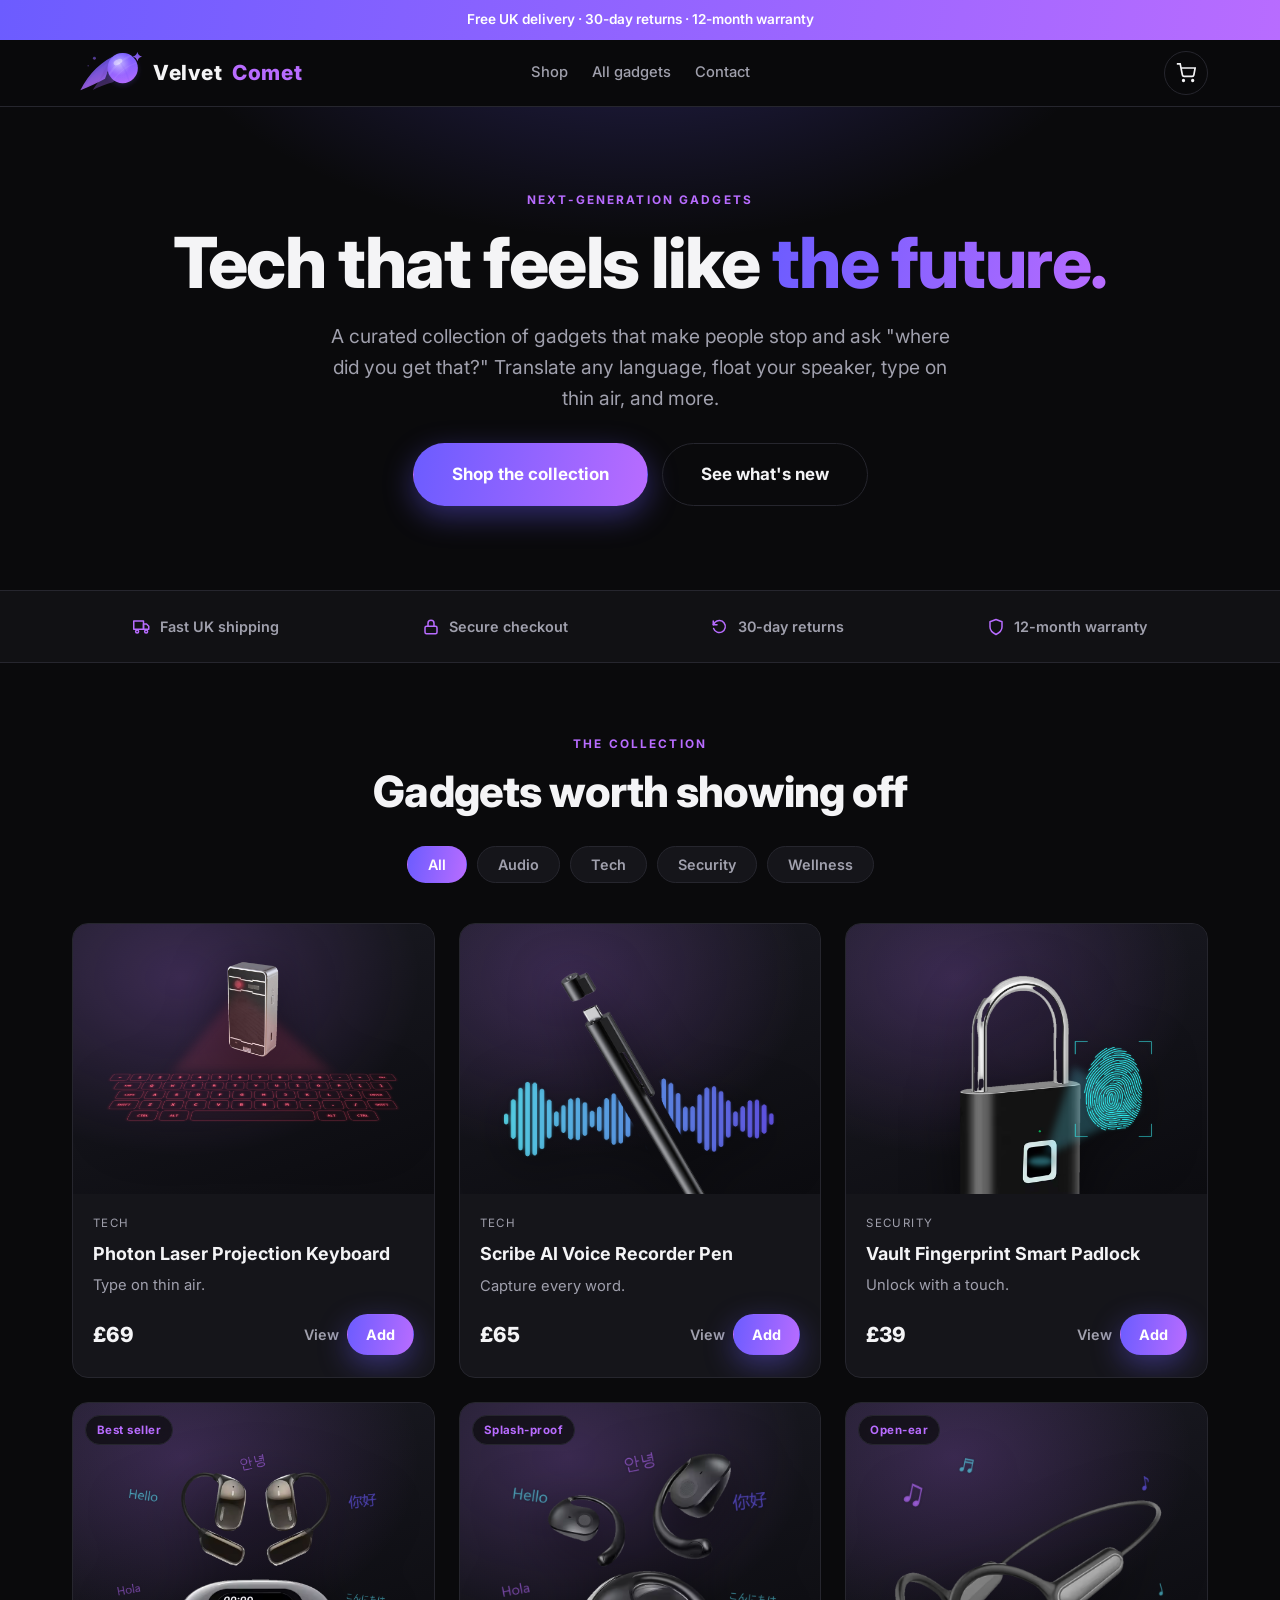
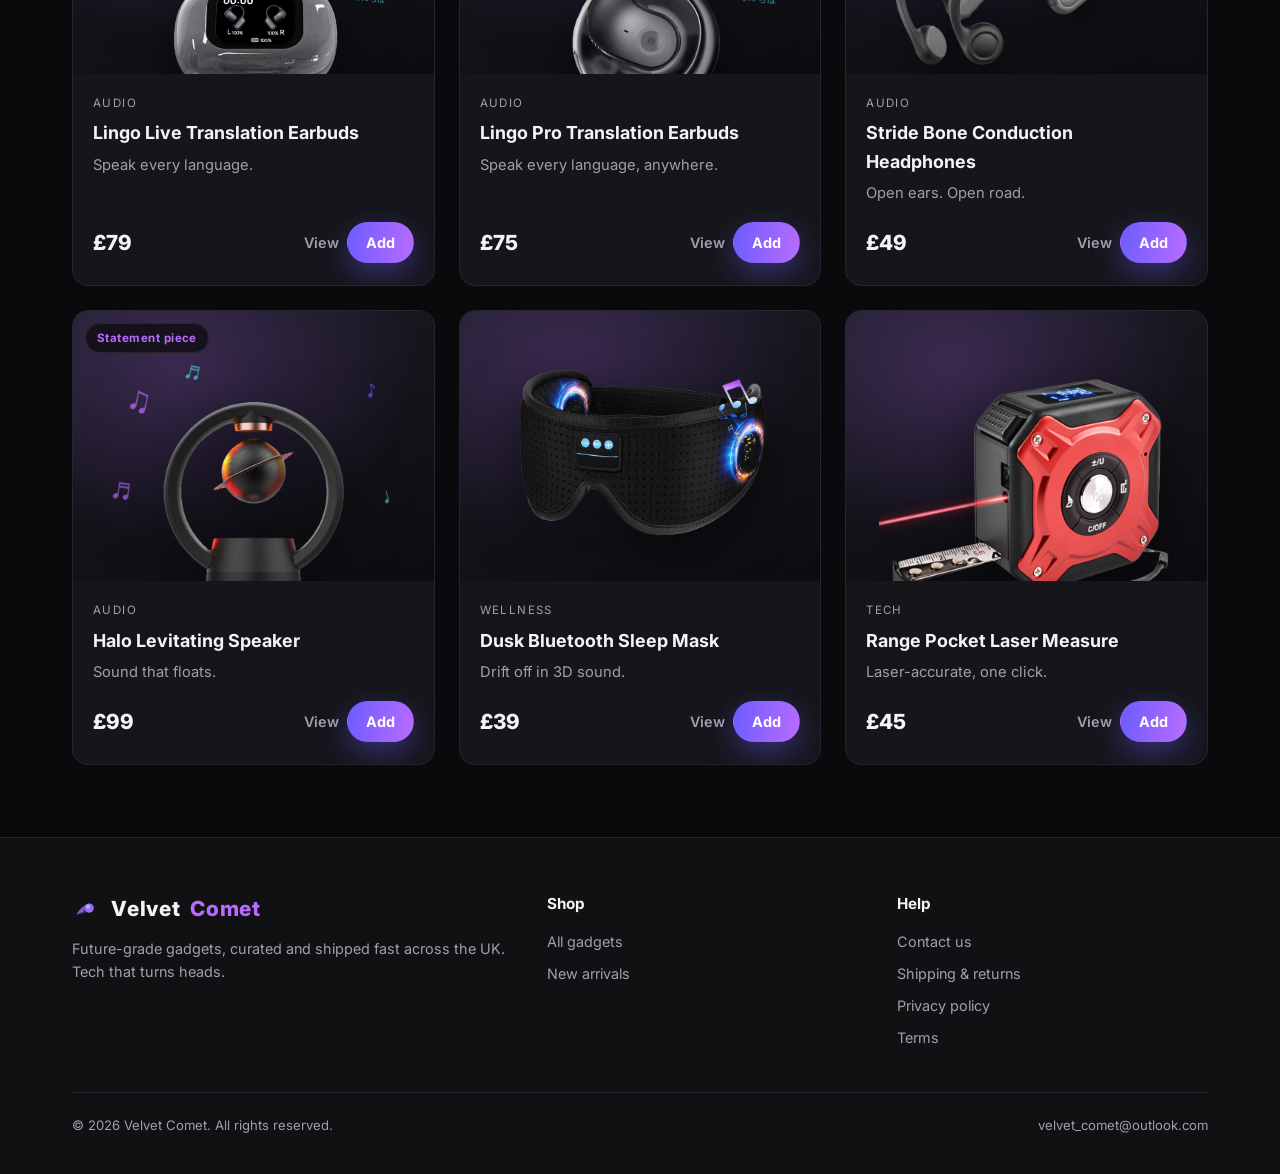
<file: index.html>
<!DOCTYPE html>
<html lang="en">
<head>
<meta charset="UTF-8" />
<meta name="viewport" content="width=device-width, initial-scale=1.0" />
<title>Velvet Comet | Future-grade gadgets that turn heads</title>
<meta name="description" content="Velvet Comet curates next-generation gadgets: translation earbuds, levitating speakers, laser keyboards and more. Premium tech, fast UK delivery." />

<!-- ===================================================================
     EDIT THE STORE: all products live in products.js (one place).
     Brand: find/replace "Velvet Comet".  Checkout: see store.js + README.md.
     =================================================================== -->

<link rel="preconnect" href="https://fonts.googleapis.com">
<link rel="preconnect" href="https://fonts.gstatic.com" crossorigin>
<link href="https://fonts.googleapis.com/css2?family=Inter:wght@400;500;600;700;800&display=swap" rel="stylesheet">
<link rel="icon" type="image/svg+xml" href="images/velvet_comet_icon.svg" />
<link rel="stylesheet" href="style.css" />
</head>
<body>

<div class="announce">Free UK delivery · 30-day returns · 12-month warranty</div>

<header class="nav">
  <div class="container nav-inner">
    <a href="index.html" class="brand"><img class="brand-icon" src="images/velvet_comet_logo.svg" alt="" />Velvet <span>Comet</span></a>
    <nav class="nav-links">
      <a href="index.html">Shop</a>
      <a href="#products">All gadgets</a>
      <a href="contact.html">Contact</a>
    </nav>
    <div class="nav-right">
      <button class="cart-btn" data-open-cart aria-label="Cart">
        <svg width="20" height="20" viewBox="0 0 24 24" fill="none" stroke="currentColor" stroke-width="2"><circle cx="9" cy="21" r="1"/><circle cx="20" cy="21" r="1"/><path d="M1 1h4l2.7 13.4a2 2 0 0 0 2 1.6h9.7a2 2 0 0 0 2-1.6L23 6H6"/></svg>
        <span class="cart-count" data-cart-count style="display:none">0</span>
      </button>
      <button class="nav-toggle" aria-label="Menu">☰</button>
    </div>
  </div>
</header>

<!-- hero -->
<section class="hero">
  <div class="comet-field" aria-hidden="true">
    <span class="comet"></span>
    <span class="comet"></span>
    <span class="comet"></span>
    <span class="comet"></span>
    <span class="comet"></span>
    <span class="comet"></span>
  </div>
  <div class="container">
    <p class="eyebrow">Next-generation gadgets</p>
    <h1>Tech that feels like <span class="gradient-text">the future.</span></h1>
    <p class="lead">A curated collection of gadgets that make people stop and ask "where did you get that?" Translate any language, float your speaker, type on thin air, and more.</p>
    <div class="hero-cta">
      <a href="#products" class="btn btn-primary btn-lg">Shop the collection</a>
      <a href="#products" class="btn btn-ghost btn-lg">See what's new</a>
    </div>
  </div>
</section>

<!-- trust strip -->
<div class="strip">
  <div class="container strip-inner">
    <span><svg viewBox="0 0 24 24" fill="none" stroke="currentColor" stroke-width="2" stroke-linecap="round" stroke-linejoin="round"><path d="M1 4h13v11H1z"/><path d="M14 8h4l3 3v4h-7z"/><circle cx="5.5" cy="18" r="2"/><circle cx="17.5" cy="18" r="2"/></svg>Fast UK shipping</span>
    <span><svg viewBox="0 0 24 24" fill="none" stroke="currentColor" stroke-width="2" stroke-linecap="round" stroke-linejoin="round"><rect x="4" y="11" width="16" height="10" rx="2"/><path d="M8 11V7a4 4 0 0 1 8 0v4"/></svg>Secure checkout</span>
    <span><svg viewBox="0 0 24 24" fill="none" stroke="currentColor" stroke-width="2" stroke-linecap="round" stroke-linejoin="round"><polyline points="3 4 3 9 8 9"/><path d="M3.5 14a8 8 0 1 0 1.9-8.3L3 9"/></svg>30-day returns</span>
    <span><svg viewBox="0 0 24 24" fill="none" stroke="currentColor" stroke-width="2" stroke-linecap="round" stroke-linejoin="round"><path d="M12 22s8-4 8-10V5l-8-3-8 3v7c0 6 8 10 8 10z"/></svg>12-month warranty</span>
  </div>
</div>

<!-- products -->
<section id="products">
  <div class="container">
    <div style="text-align:center;margin-bottom:30px;">
      <p class="eyebrow">The collection</p>
      <h2>Gadgets worth showing off</h2>
    </div>
    <div class="filters" id="filters"><!-- rendered by store.js --></div>
    <div class="grid" id="grid"><!-- rendered by store.js --></div>
  </div>
</section>

<!-- footer -->
<footer>
  <div class="container">
    <div class="footer-grid">
      <div>
        <div class="brand" style="margin-bottom:12px;"><img class="brand-icon" src="images/velvet_comet_icon.svg" alt="" />Velvet <span>Comet</span></div>
        <p>Future-grade gadgets, curated and shipped fast across the UK. Tech that turns heads.</p>
      </div>
      <div>
        <h4>Shop</h4>
        <a href="index.html">All gadgets</a>
        <a href="#products">New arrivals</a>
      </div>
      <div>
        <h4>Help</h4>
        <a href="contact.html">Contact us</a>
        <a href="shipping-returns.html">Shipping &amp; returns</a>
        <a href="privacy.html">Privacy policy</a>
        <a href="terms.html">Terms</a>
      </div>
    </div>
    <div class="footer-bottom">
      <span>© 2026 Velvet Comet. All rights reserved.</span>
      <span>velvet_comet@outlook.com</span>
    </div>
  </div>
</footer>

<script src="products.js"></script>
<script src="store.js"></script>
</body>
</html>
</file>
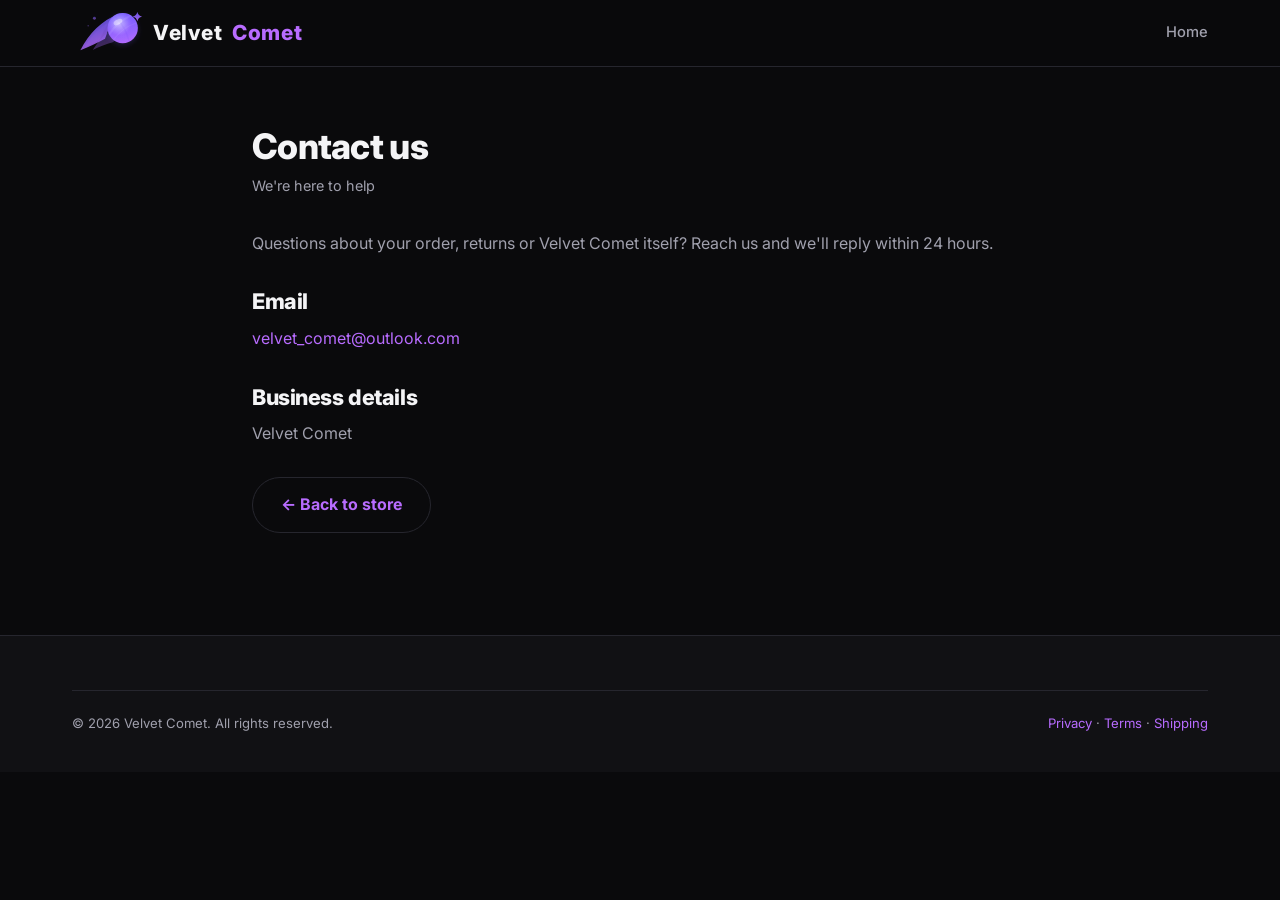
<file: contact.html>
<!DOCTYPE html>
<html lang="en">
<head>
<meta charset="UTF-8" />
<meta name="viewport" content="width=device-width, initial-scale=1.0" />
<title>Contact | Velvet Comet</title>
<link rel="preconnect" href="https://fonts.googleapis.com">
<link href="https://fonts.googleapis.com/css2?family=Inter:wght@400;500;600;700;800&display=swap" rel="stylesheet">
<link rel="icon" type="image/svg+xml" href="images/velvet_comet_icon.svg" />
<link rel="stylesheet" href="style.css" />
</head>
<body>
<header class="nav"><div class="container nav-inner">
  <a href="index.html" class="brand"><img class="brand-icon" src="images/velvet_comet_logo.svg" alt="" />Velvet <span>Comet</span></a>
  <nav class="nav-links"><a href="index.html">Home</a></nav>
</div></header>

<main class="doc">
  <h1>Contact us</h1>
  <p class="updated">We're here to help</p>
  <p>Questions about your order, returns or Velvet Comet itself? Reach us and we'll reply within 24 hours.</p>
  <h2>Email</h2>
  <p><a href="mailto:velvet_comet@outlook.com">velvet_comet@outlook.com</a></p>
  <h2>Business details</h2>
  <p>Velvet Comet</p>
  <p style="margin-top:30px;"><a href="index.html" class="btn btn-ghost">← Back to store</a></p>
</main>

<footer><div class="container"><div class="footer-bottom">
  <span>© 2026 Velvet Comet. All rights reserved.</span>
  <span><a href="privacy.html" style="color:var(--accent-2)">Privacy</a> · <a href="terms.html" style="color:var(--accent-2)">Terms</a> · <a href="shipping-returns.html" style="color:var(--accent-2)">Shipping</a></span>
</div></div></footer>
</body>
</html>
</file>
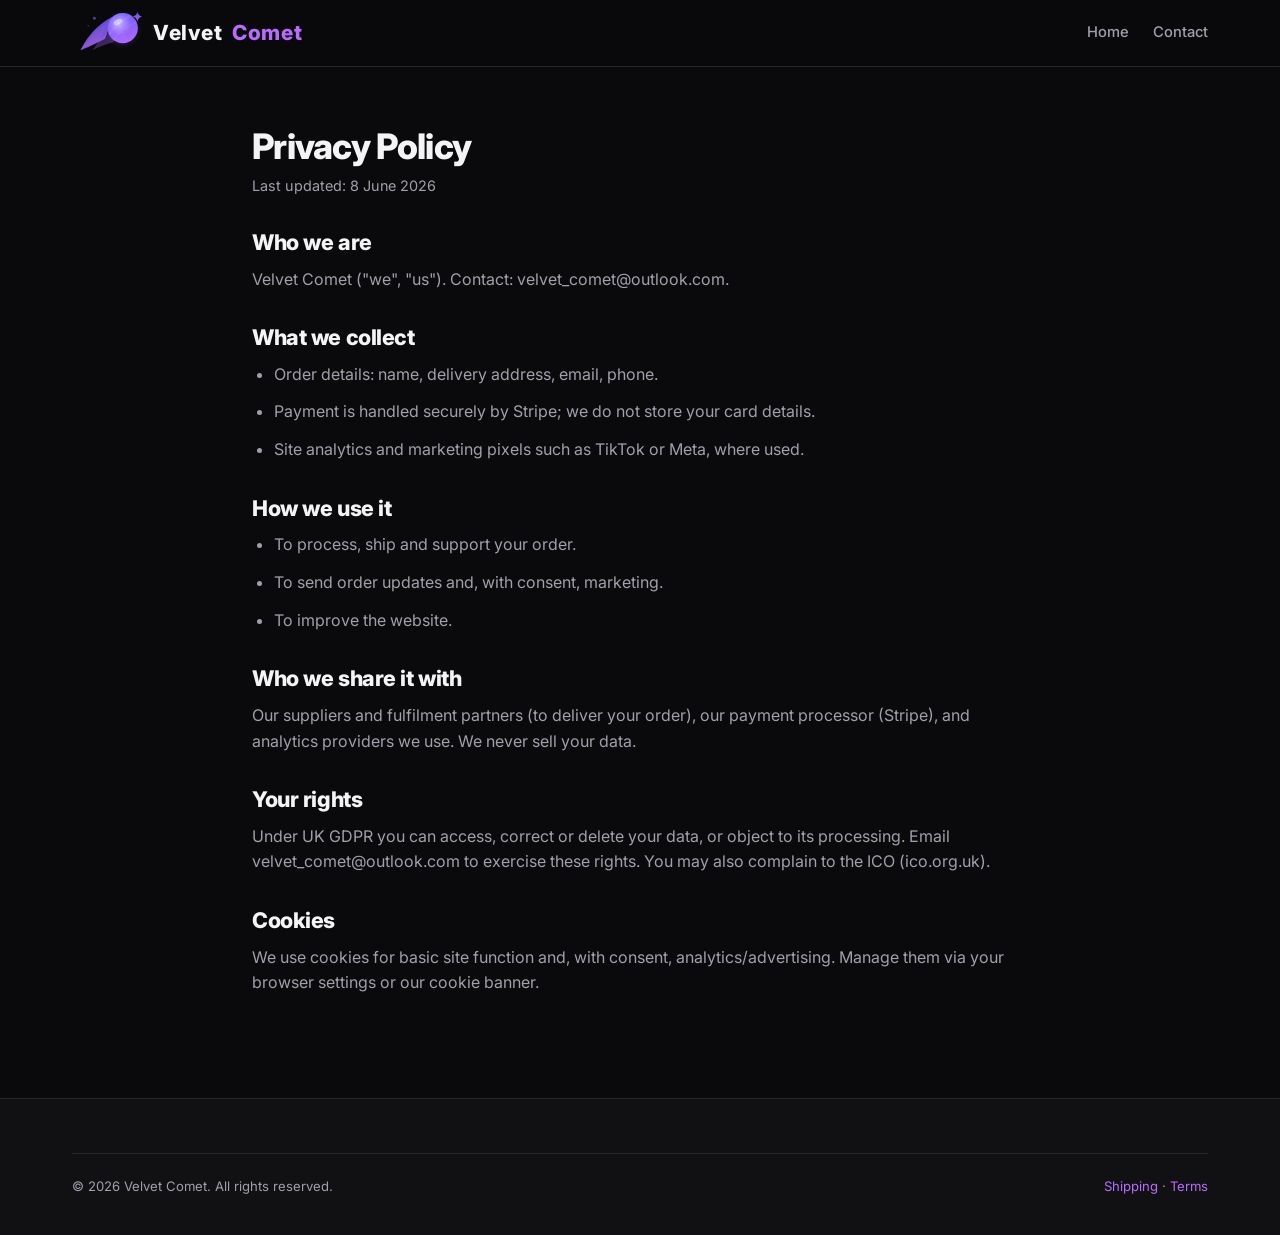
<file: privacy.html>
<!DOCTYPE html>
<html lang="en">
<head>
<meta charset="UTF-8" />
<meta name="viewport" content="width=device-width, initial-scale=1.0" />
<title>Privacy Policy | Velvet Comet</title>
<link rel="preconnect" href="https://fonts.googleapis.com">
<link href="https://fonts.googleapis.com/css2?family=Inter:wght@400;500;600;700;800&display=swap" rel="stylesheet">
<link rel="icon" type="image/svg+xml" href="images/velvet_comet_icon.svg" />
<link rel="stylesheet" href="style.css" />
</head>
<body>
<header class="nav"><div class="container nav-inner">
  <a href="index.html" class="brand"><img class="brand-icon" src="images/velvet_comet_logo.svg" alt="" />Velvet <span>Comet</span></a>
  <nav class="nav-links"><a href="index.html">Home</a><a href="contact.html">Contact</a></nav>
</div></header>

<main class="doc">
  <h1>Privacy Policy</h1>
  <p class="updated">Last updated: 8 June 2026</p>

  <h2>Who we are</h2>
  <p>Velvet Comet ("we", "us"). Contact: velvet_comet@outlook.com.</p>

  <h2>What we collect</h2>
  <ul>
    <li>Order details: name, delivery address, email, phone.</li>
    <li>Payment is handled securely by Stripe; we do not store your card details.</li>
    <li>Site analytics and marketing pixels such as TikTok or Meta, where used.</li>
  </ul>

  <h2>How we use it</h2>
  <ul>
    <li>To process, ship and support your order.</li>
    <li>To send order updates and, with consent, marketing.</li>
    <li>To improve the website.</li>
  </ul>

  <h2>Who we share it with</h2>
  <p>Our suppliers and fulfilment partners (to deliver your order), our payment processor (Stripe), and analytics providers we use. We never sell your data.</p>

  <h2>Your rights</h2>
  <p>Under UK GDPR you can access, correct or delete your data, or object to its processing. Email velvet_comet@outlook.com to exercise these rights. You may also complain to the ICO (ico.org.uk).</p>

  <h2>Cookies</h2>
  <p>We use cookies for basic site function and, with consent, analytics/advertising. Manage them via your browser settings or our cookie banner.</p>
</main>

<footer><div class="container"><div class="footer-bottom">
  <span>© 2026 Velvet Comet. All rights reserved.</span>
  <span><a href="shipping-returns.html" style="color:var(--accent-2)">Shipping</a> · <a href="terms.html" style="color:var(--accent-2)">Terms</a></span>
</div></div></footer>
</body>
</html>
</file>
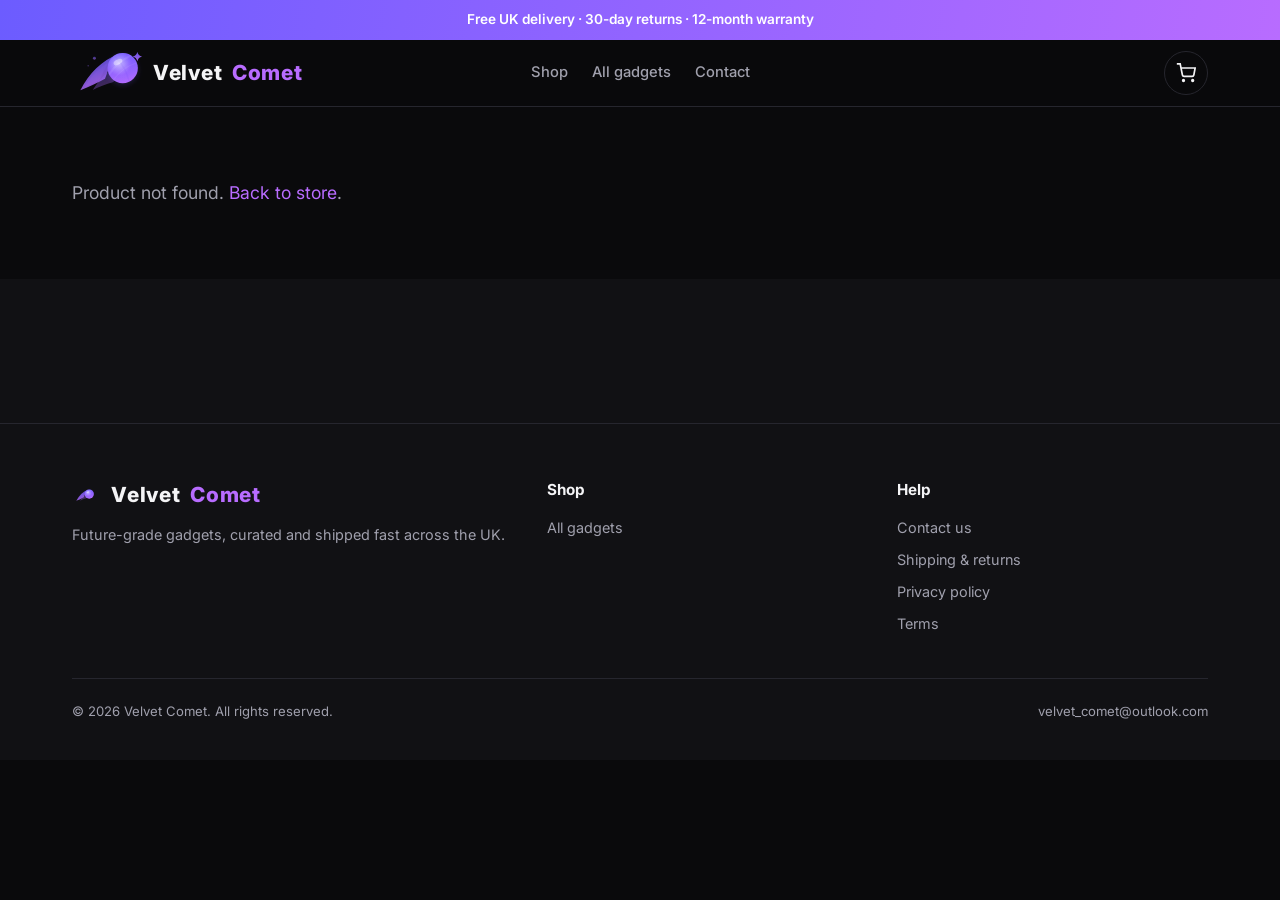
<file: product.html>
<!DOCTYPE html>
<html lang="en">
<head>
<meta charset="UTF-8" />
<meta name="viewport" content="width=device-width, initial-scale=1.0" />
<title>Velvet Comet | Product</title>
<meta name="description" content="Velvet Comet gadget details." />
<link rel="preconnect" href="https://fonts.googleapis.com">
<link rel="preconnect" href="https://fonts.gstatic.com" crossorigin>
<link href="https://fonts.googleapis.com/css2?family=Inter:wght@400;500;600;700;800&display=swap" rel="stylesheet">
<link rel="icon" type="image/svg+xml" href="images/velvet_comet_icon.svg" />
<link rel="stylesheet" href="style.css" />
</head>
<body>

<div class="announce">Free UK delivery · 30-day returns · 12-month warranty</div>

<header class="nav">
  <div class="container nav-inner">
    <a href="index.html" class="brand"><img class="brand-icon" src="images/velvet_comet_logo.svg" alt="" />Velvet <span>Comet</span></a>
    <nav class="nav-links">
      <a href="index.html">Shop</a>
      <a href="index.html#products">All gadgets</a>
      <a href="contact.html">Contact</a>
    </nav>
    <div class="nav-right">
      <button class="cart-btn" data-open-cart aria-label="Cart">
        <svg width="20" height="20" viewBox="0 0 24 24" fill="none" stroke="currentColor" stroke-width="2"><circle cx="9" cy="21" r="1"/><circle cx="20" cy="21" r="1"/><path d="M1 1h4l2.7 13.4a2 2 0 0 0 2 1.6h9.7a2 2 0 0 0 2-1.6L23 6H6"/></svg>
        <span class="cart-count" data-cart-count style="display:none">0</span>
      </button>
      <button class="nav-toggle" aria-label="Menu">☰</button>
    </div>
  </div>
</header>

<!-- product detail: rendered by store.js from ?id= -->
<section>
  <div class="container">
    <div class="pdp" id="pdp"><!-- rendered --></div>
  </div>
</section>

<section id="pdpExtra" style="background:var(--bg-soft);"><!-- features + specs rendered --></section>

<!-- footer -->
<footer>
  <div class="container">
    <div class="footer-grid">
      <div>
        <div class="brand" style="margin-bottom:12px;"><img class="brand-icon" src="images/velvet_comet_icon.svg" alt="" />Velvet <span>Comet</span></div>
        <p>Future-grade gadgets, curated and shipped fast across the UK.</p>
      </div>
      <div>
        <h4>Shop</h4>
        <a href="index.html">All gadgets</a>
      </div>
      <div>
        <h4>Help</h4>
        <a href="contact.html">Contact us</a>
        <a href="shipping-returns.html">Shipping &amp; returns</a>
        <a href="privacy.html">Privacy policy</a>
        <a href="terms.html">Terms</a>
      </div>
    </div>
    <div class="footer-bottom">
      <span>© 2026 Velvet Comet. All rights reserved.</span>
      <span>velvet_comet@outlook.com</span>
    </div>
  </div>
</footer>

<script src="products.js"></script>
<script src="store.js"></script>
</body>
</html>
</file>
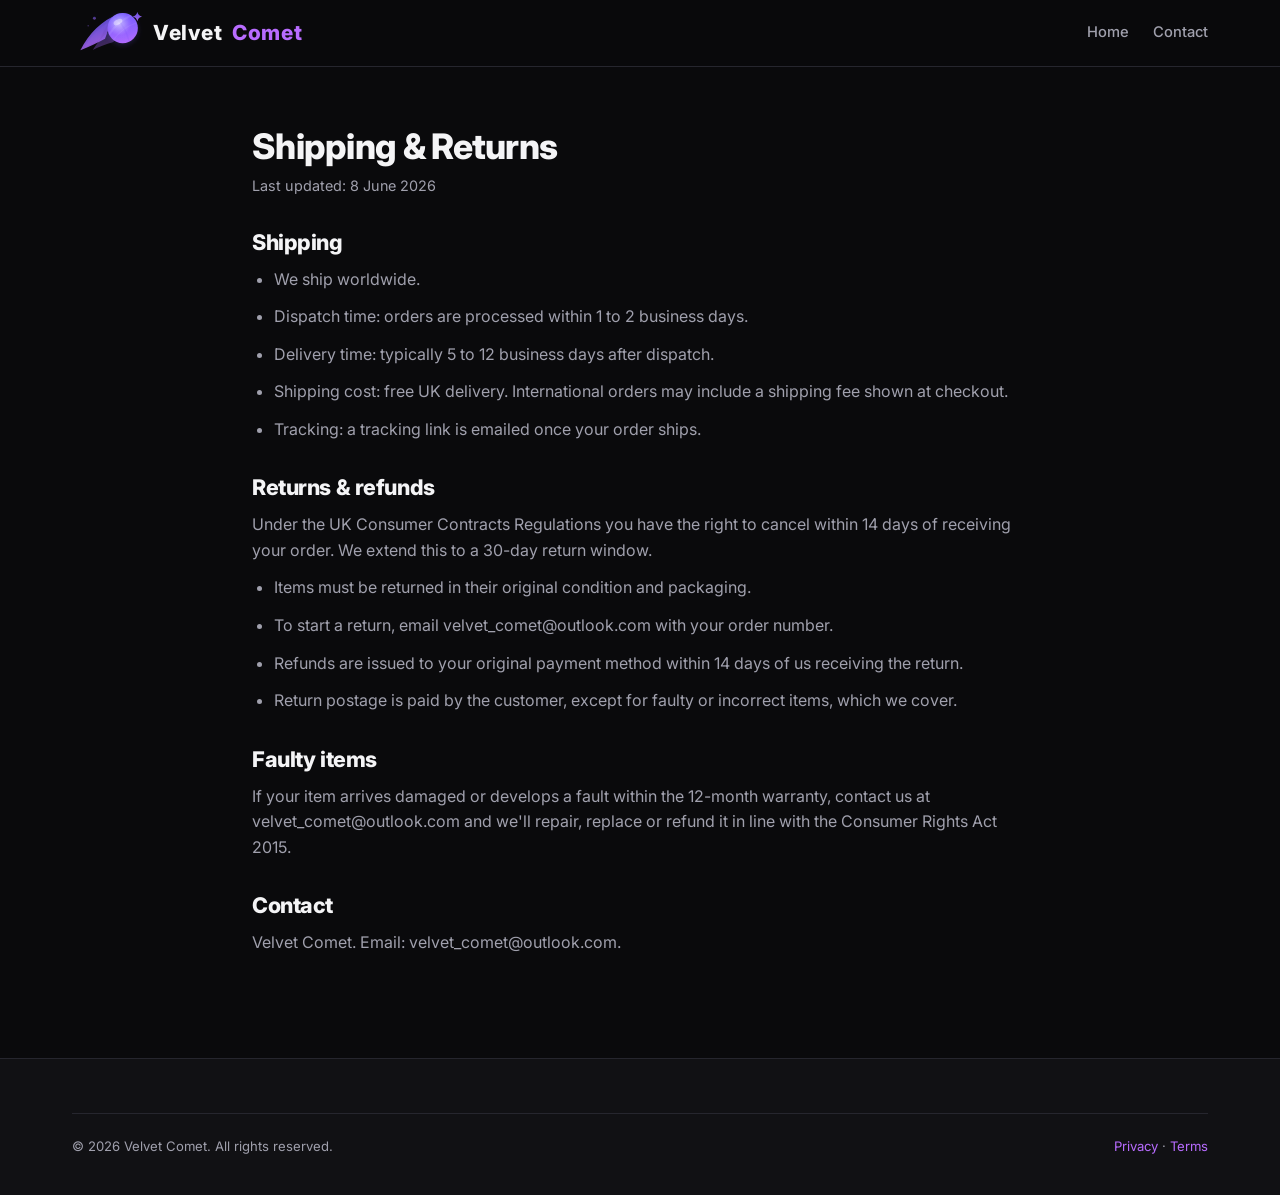
<file: shipping-returns.html>
<!DOCTYPE html>
<html lang="en">
<head>
<meta charset="UTF-8" />
<meta name="viewport" content="width=device-width, initial-scale=1.0" />
<title>Shipping & Returns | Velvet Comet</title>
<link rel="preconnect" href="https://fonts.googleapis.com">
<link href="https://fonts.googleapis.com/css2?family=Inter:wght@400;500;600;700;800&display=swap" rel="stylesheet">
<link rel="icon" type="image/svg+xml" href="images/velvet_comet_icon.svg" />
<link rel="stylesheet" href="style.css" />
</head>
<body>
<header class="nav"><div class="container nav-inner">
  <a href="index.html" class="brand"><img class="brand-icon" src="images/velvet_comet_logo.svg" alt="" />Velvet <span>Comet</span></a>
  <nav class="nav-links"><a href="index.html">Home</a><a href="contact.html">Contact</a></nav>
</div></header>

<main class="doc">
  <h1>Shipping &amp; Returns</h1>
  <p class="updated">Last updated: 8 June 2026</p>

  <h2>Shipping</h2>
  <ul>
    <li>We ship worldwide.</li>
    <li>Dispatch time: orders are processed within 1 to 2 business days.</li>
    <li>Delivery time: typically 5 to 12 business days after dispatch.</li>
    <li>Shipping cost: free UK delivery. International orders may include a shipping fee shown at checkout.</li>
    <li>Tracking: a tracking link is emailed once your order ships.</li>
  </ul>

  <h2>Returns &amp; refunds</h2>
  <p>Under the UK Consumer Contracts Regulations you have the right to cancel within 14 days of receiving your order. We extend this to a 30-day return window.</p>
  <ul>
    <li>Items must be returned in their original condition and packaging.</li>
    <li>To start a return, email velvet_comet@outlook.com with your order number.</li>
    <li>Refunds are issued to your original payment method within 14 days of us receiving the return.</li>
    <li>Return postage is paid by the customer, except for faulty or incorrect items, which we cover.</li>
  </ul>

  <h2>Faulty items</h2>
  <p>If your item arrives damaged or develops a fault within the 12-month warranty, contact us at velvet_comet@outlook.com and we'll repair, replace or refund it in line with the Consumer Rights Act 2015.</p>

  <h2>Contact</h2>
  <p>Velvet Comet. Email: velvet_comet@outlook.com.</p>
</main>

<footer><div class="container"><div class="footer-bottom">
  <span>© 2026 Velvet Comet. All rights reserved.</span>
  <span><a href="privacy.html" style="color:var(--accent-2)">Privacy</a> · <a href="terms.html" style="color:var(--accent-2)">Terms</a></span>
</div></div></footer>
</body>
</html>
</file>
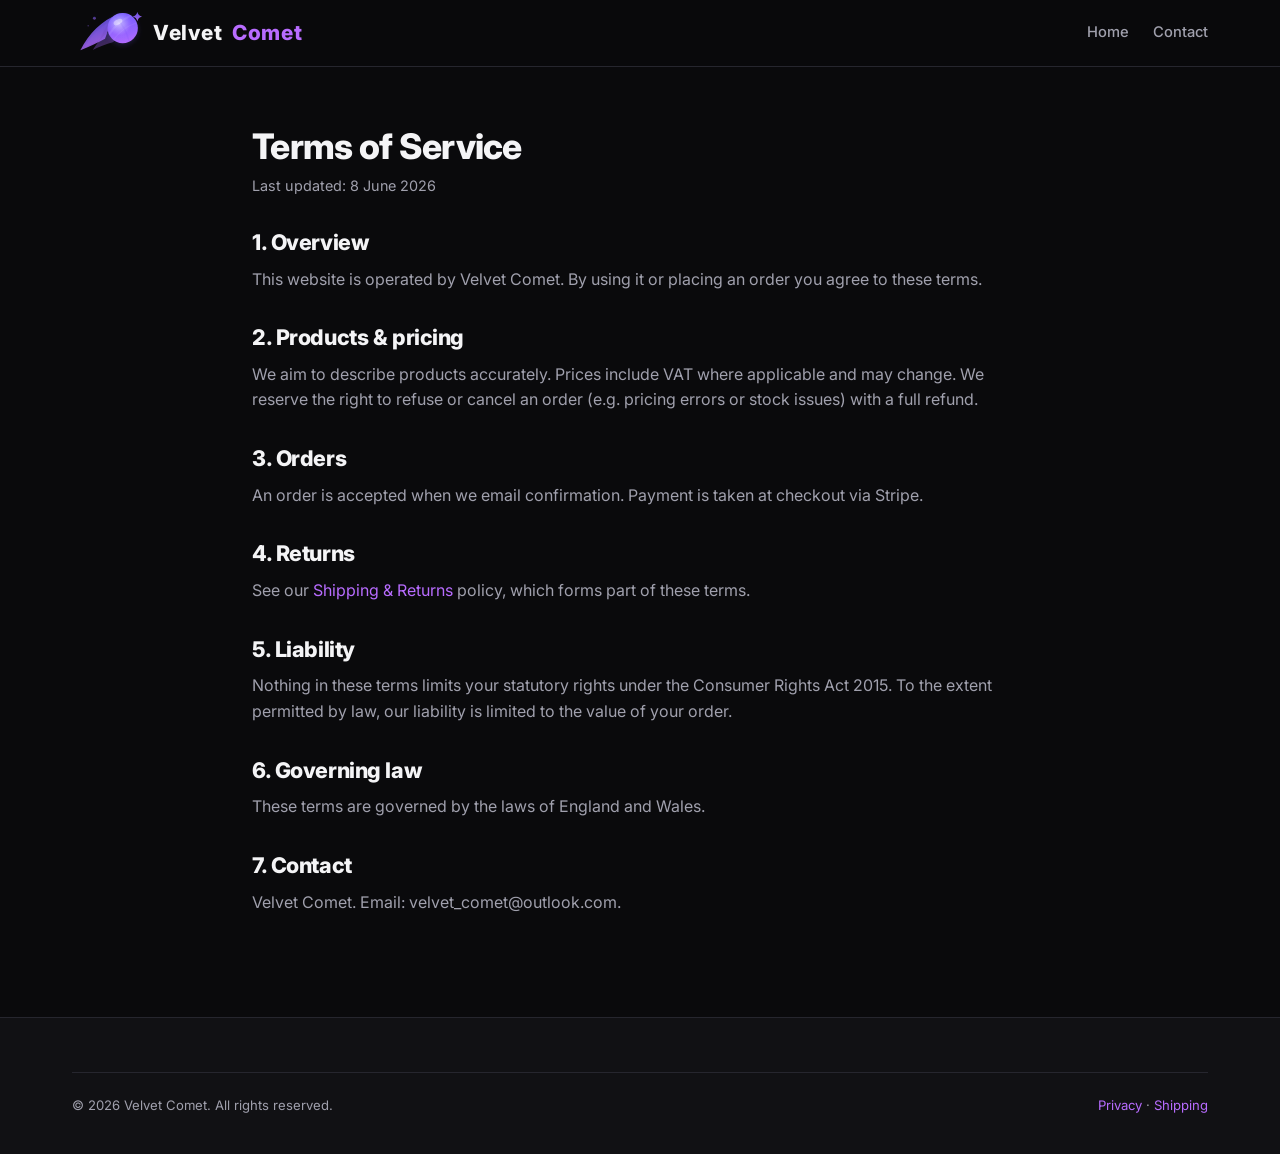
<file: terms.html>
<!DOCTYPE html>
<html lang="en">
<head>
<meta charset="UTF-8" />
<meta name="viewport" content="width=device-width, initial-scale=1.0" />
<title>Terms of Service | Velvet Comet</title>
<link rel="preconnect" href="https://fonts.googleapis.com">
<link href="https://fonts.googleapis.com/css2?family=Inter:wght@400;500;600;700;800&display=swap" rel="stylesheet">
<link rel="icon" type="image/svg+xml" href="images/velvet_comet_icon.svg" />
<link rel="stylesheet" href="style.css" />
</head>
<body>
<header class="nav"><div class="container nav-inner">
  <a href="index.html" class="brand"><img class="brand-icon" src="images/velvet_comet_logo.svg" alt="" />Velvet <span>Comet</span></a>
  <nav class="nav-links"><a href="index.html">Home</a><a href="contact.html">Contact</a></nav>
</div></header>

<main class="doc">
  <h1>Terms of Service</h1>
  <p class="updated">Last updated: 8 June 2026</p>

  <h2>1. Overview</h2>
  <p>This website is operated by Velvet Comet. By using it or placing an order you agree to these terms.</p>

  <h2>2. Products &amp; pricing</h2>
  <p>We aim to describe products accurately. Prices include VAT where applicable and may change. We reserve the right to refuse or cancel an order (e.g. pricing errors or stock issues) with a full refund.</p>

  <h2>3. Orders</h2>
  <p>An order is accepted when we email confirmation. Payment is taken at checkout via Stripe.</p>

  <h2>4. Returns</h2>
  <p>See our <a href="shipping-returns.html">Shipping &amp; Returns</a> policy, which forms part of these terms.</p>

  <h2>5. Liability</h2>
  <p>Nothing in these terms limits your statutory rights under the Consumer Rights Act 2015. To the extent permitted by law, our liability is limited to the value of your order.</p>

  <h2>6. Governing law</h2>
  <p>These terms are governed by the laws of England and Wales.</p>

  <h2>7. Contact</h2>
  <p>Velvet Comet. Email: velvet_comet@outlook.com.</p>
</main>

<footer><div class="container"><div class="footer-bottom">
  <span>© 2026 Velvet Comet. All rights reserved.</span>
  <span><a href="privacy.html" style="color:var(--accent-2)">Privacy</a> · <a href="shipping-returns.html" style="color:var(--accent-2)">Shipping</a></span>
</div></div></footer>
</body>
</html>
</file>
<file: style.css>
/* =========================================================================
   Velvet Comet store - shared styles (multi-product)
   Premium dark theme. Re-skin via --accent / --accent-2.
   ========================================================================= */

:root {
  --bg:#0a0a0c; --bg-soft:#111114; --card:#15151a; --line:#26262e;
  --text:#f4f4f6; --muted:#a0a0ad; --accent:#6c5cff; --accent-2:#b86cff;
  --accent-ink:#fff; --good:#3ddc97; --radius:16px; --maxw:1180px;
  --shadow:0 20px 60px rgba(0,0,0,.45);
  --font:"Inter",system-ui,-apple-system,"Segoe UI",Roboto,Helvetica,Arial,sans-serif;
}
* { box-sizing:border-box; margin:0; padding:0; }
html { scroll-behavior:smooth; -webkit-text-size-adjust:100%; overflow-x:clip; }
body { font-family:var(--font); background:var(--bg); color:var(--text); line-height:1.6; -webkit-font-smoothing:antialiased; overflow-x:clip; }
img { max-width:100%; display:block; }
a { color:inherit; text-decoration:none; }
.container { width:100%; max-width:var(--maxw); margin:0 auto; padding:0 22px; }
section { padding:72px 0; }
.eyebrow { text-transform:uppercase; letter-spacing:.18em; font-size:.74rem; font-weight:700; color:var(--accent-2); margin-bottom:14px; }
h1,h2,h3 { line-height:1.1; letter-spacing:-.02em; font-weight:800; }
h2 { font-size:clamp(1.8rem,4vw,2.7rem); margin-bottom:14px; }
.lead { color:var(--muted); font-size:1.1rem; max-width:640px; }
.gradient-text { background:linear-gradient(100deg,var(--accent),var(--accent-2)); -webkit-background-clip:text; background-clip:text; color:transparent; }

/* buttons */
.btn { display:inline-flex; align-items:center; justify-content:center; gap:10px; font-weight:700; font-size:1rem; padding:14px 28px; border-radius:999px; border:1px solid transparent; cursor:pointer; transition:transform .15s ease, box-shadow .2s ease, opacity .2s, border-color .2s; white-space:nowrap; font-family:inherit; }
.btn-primary { background:linear-gradient(100deg,var(--accent),var(--accent-2)); color:var(--accent-ink); box-shadow:0 10px 30px rgba(108,92,255,.4); }
.btn-primary:hover { transform:translateY(-2px); box-shadow:0 16px 40px rgba(108,92,255,.55); }
.btn-ghost { background:transparent; border-color:var(--line); color:var(--text); }
.btn-ghost:hover { border-color:var(--accent); }
.btn-lg { padding:17px 38px; font-size:1.06rem; }
.btn-block { width:100%; }

/* announcement + nav */
.announce { background:linear-gradient(100deg,var(--accent),var(--accent-2)); color:#fff; text-align:center; font-size:.85rem; font-weight:600; padding:9px 16px; }
header.nav { position:sticky; top:0; z-index:50; backdrop-filter:blur(14px); background:rgba(10,10,12,.72); border-bottom:1px solid var(--line); }
.nav-inner { display:flex; align-items:center; justify-content:space-between; height:66px; gap:18px; }
.brand { font-weight:800; font-size:1.3rem; letter-spacing:.04em; display:inline-flex; align-items:center; gap:9px; }
.brand span { color:var(--accent-2); }
.brand-icon { width:30px; height:30px; flex:none; }
.nav .brand-icon { width:auto; height:44px; margin:0; }
.nav-links { display:flex; gap:24px; align-items:center; }
.nav-links a { color:var(--muted); font-size:.92rem; font-weight:500; transition:color .15s; }
.nav-links a:hover { color:var(--text); }
.nav .brand { flex:1; }
.nav-right { display:flex; align-items:center; gap:14px; flex:1; justify-content:flex-end; }
.cart-btn { position:relative; background:none; border:1px solid var(--line); color:var(--text); width:44px; height:44px; border-radius:50%; cursor:pointer; display:grid; place-items:center; transition:border-color .2s; }
.cart-btn:hover { border-color:var(--accent); }
.cart-count { position:absolute; top:-6px; right:-6px; min-width:20px; height:20px; padding:0 5px; border-radius:999px; background:linear-gradient(100deg,var(--accent),var(--accent-2)); color:#fff; font-size:.7rem; font-weight:700; display:grid; place-items:center; }
.nav-toggle { display:none; background:none; border:0; color:var(--text); font-size:1.5rem; cursor:pointer; }

/* hero (storefront) */
.hero { position:relative; padding:84px 0; overflow:hidden; text-align:center; }
.hero::before { content:""; position:absolute; inset:-200px 0 auto 0; height:640px; background:radial-gradient(55% 60% at 50% 10%,rgba(108,92,255,.3),transparent 70%); pointer-events:none; }
.hero h1 { font-size:clamp(2.5rem,6.5vw,4.4rem); margin-bottom:20px; position:relative; }
.hero .lead { margin:0 auto 30px; font-size:1.2rem; }
.hero-cta { display:flex; gap:14px; justify-content:center; flex-wrap:wrap; position:relative; }
.hero .container { position:relative; z-index:1; }

/* dynamic comets - subtle, occasional streaks behind the hero text */
.comet-field { position:absolute; inset:0; z-index:0; pointer-events:none; overflow:hidden; }
.comet { position:absolute; width:150px; height:2px; border-radius:999px;
  background:linear-gradient(90deg, rgba(108,92,255,0), rgba(184,108,255,.7), #ffffff);
  filter:drop-shadow(0 0 6px rgba(150,100,255,.85));
  opacity:0; transform:rotate(35deg); animation:cometShoot 12s linear infinite; will-change:transform,opacity; }
.comet::after { content:""; position:absolute; right:-2px; top:50%; width:5px; height:5px; margin-top:-2.5px;
  border-radius:50%; background:#fff; box-shadow:0 0 10px 2px rgba(184,108,255,.9); }
.comet:nth-child(1) { top:14%; left:6%;  width:150px; animation-duration:9s;   animation-delay:0s; }
.comet:nth-child(2) { top:33%; left:46%; width:110px; animation-duration:8s;   animation-delay:1.4s; }
.comet:nth-child(3) { top:8%;  left:64%; width:130px; animation-duration:10s;  animation-delay:3s; }
.comet:nth-child(4) { top:50%; left:20%; width:120px; animation-duration:8.5s; animation-delay:4.4s; }
.comet:nth-child(5) { top:22%; left:80%; width:100px; animation-duration:9.5s; animation-delay:2.2s; }
.comet:nth-child(6) { top:60%; left:54%; width:140px; animation-duration:11s;  animation-delay:6s; }
@keyframes cometShoot {
  0%   { transform:translate(0,0) rotate(35deg); opacity:0; }
  4%   { opacity:1; }
  18%  { opacity:1; }
  26%  { transform:translate(540px,378px) rotate(35deg); opacity:0; }
  100% { transform:translate(540px,378px) rotate(35deg); opacity:0; }
}
@media (prefers-reduced-motion: reduce) { .comet { display:none; } }

/* category filter */
.filters { display:flex; gap:10px; justify-content:center; flex-wrap:wrap; margin-bottom:40px; }
.filter-chip { background:var(--card); border:1px solid var(--line); color:var(--muted); padding:9px 20px; border-radius:999px; cursor:pointer; font-weight:600; font-size:.9rem; transition:all .18s; font-family:inherit; }
.filter-chip:hover { color:var(--text); border-color:var(--accent); }
.filter-chip.active { background:linear-gradient(100deg,var(--accent),var(--accent-2)); color:#fff; border-color:transparent; }

/* product grid */
.grid { display:grid; grid-template-columns:repeat(3,1fr); gap:24px; }
.product-card { background:var(--card); border:1px solid var(--line); border-radius:var(--radius); overflow:hidden; transition:transform .2s, border-color .2s; display:flex; flex-direction:column; position:relative; }
.product-card:hover { transform:translateY(-5px); border-color:var(--accent); }
.pc-media { aspect-ratio:4/3; background:radial-gradient(120% 120% at 30% 20%,rgba(184,108,255,.22),transparent 55%),linear-gradient(160deg,#1b1b24,#0c0c10); display:grid; place-items:center; position:relative; overflow:hidden; }
.pc-media img { width:100%; height:100%; object-fit:cover; }
.pc-emoji { font-size:3.6rem; opacity:.92; }
.pc-badge { position:absolute; top:12px; left:12px; background:rgba(10,10,12,.7); backdrop-filter:blur(6px); border:1px solid var(--line); color:var(--accent-2); font-size:.72rem; font-weight:700; padding:5px 11px; border-radius:999px; letter-spacing:.04em; }
.pc-body { padding:20px 20px 22px; display:flex; flex-direction:column; flex:1; }
.pc-cat { font-size:.72rem; text-transform:uppercase; letter-spacing:.12em; color:var(--muted); margin-bottom:7px; }
.pc-name { font-size:1.12rem; font-weight:700; margin-bottom:6px; }
.pc-tag { color:var(--muted); font-size:.92rem; margin-bottom:16px; flex:1; }
.pc-foot { display:flex; align-items:center; justify-content:space-between; gap:12px; }
.pc-price { font-size:1.3rem; font-weight:800; }
.pc-actions { display:flex; gap:8px; }
.pc-add { padding:11px 18px; font-size:.9rem; }
.pc-view { color:var(--muted); font-size:.9rem; font-weight:600; align-self:center; }
.pc-view:hover { color:var(--text); }

/* product detail */
.pdp { display:grid; grid-template-columns:1fr 1fr; gap:50px; align-items:flex-start; }
.pdp-media { position:sticky; top:90px; aspect-ratio:1/1; border-radius:24px; border:1px solid var(--line); box-shadow:var(--shadow); background:radial-gradient(120% 120% at 30% 20%,rgba(184,108,255,.3),transparent 55%),linear-gradient(160deg,#1b1b24,#0c0c10); display:grid; place-items:center; overflow:hidden; }
.pdp-media img { width:100%; height:100%; object-fit:cover; }
.pdp-media .pc-emoji { font-size:6rem; }

/* product images are transparent cutouts: show the whole product, floating with soft depth */
.pc-media img, .pdp-media img { object-fit:contain; filter:drop-shadow(0 14px 26px rgba(0,0,0,.5)); }
.pc-media img { padding:9%; }
.pdp-media img { padding:11%; }
.pdp-info .pc-cat { margin-bottom:10px; }
.pdp-info h1 { font-size:clamp(1.9rem,4vw,2.7rem); margin-bottom:12px; }
.pdp-tag { font-size:1.25rem; color:var(--accent-2); font-weight:600; margin-bottom:16px; }
.pdp-hook { color:var(--muted); font-size:1.05rem; margin-bottom:24px; }
.pdp-price { font-size:2rem; font-weight:800; margin-bottom:6px; }
.pdp-pricenote { color:var(--muted); font-size:.88rem; margin-bottom:24px; }
.pdp-cta { display:flex; gap:12px; flex-wrap:wrap; margin-bottom:26px; }
.pdp-trust { display:grid; gap:10px; }
.pdp-trust span { display:flex; align-items:center; gap:9px; color:var(--muted); font-size:.92rem; }
.pdp-trust svg { color:var(--good); flex:none; }

.pdp-features { display:grid; grid-template-columns:1fr 1fr; gap:18px; margin-top:14px; }
.pdp-feature { background:var(--card); border:1px solid var(--line); border-radius:var(--radius); padding:22px; }
.pdp-feature h3 { font-size:1.05rem; margin-bottom:7px; }
.pdp-feature p { color:var(--muted); font-size:.92rem; }
.spec-wrap { background:var(--card); border:1px solid var(--line); border-radius:var(--radius); overflow:hidden; margin-top:14px; }
.spec-row { display:grid; grid-template-columns:220px 1fr; padding:15px 24px; border-bottom:1px solid var(--line); }
.spec-row:last-child { border-bottom:0; }
.spec-row dt { color:var(--muted); font-weight:600; }
.back-link { color:var(--muted); font-size:.9rem; display:inline-flex; gap:7px; margin-bottom:24px; }
.back-link:hover { color:var(--text); }

/* trust strip */
.strip { border-block:1px solid var(--line); background:var(--bg-soft); padding:24px 0; }
.strip-inner { display:flex; justify-content:space-around; gap:20px; flex-wrap:wrap; color:var(--muted); font-size:.9rem; font-weight:600; }
.strip-inner span { display:inline-flex; align-items:center; gap:9px; }
.strip-inner svg { width:18px; height:18px; flex:none; color:var(--accent-2); }

/* cart drawer */
.overlay { position:fixed; inset:0; background:rgba(0,0,0,.6); opacity:0; visibility:hidden; transition:.25s; z-index:90; }
.overlay.open { opacity:1; visibility:visible; }
.cart-drawer { position:fixed; top:0; right:0; bottom:0; width:min(420px,100%); background:var(--bg-soft); border-left:1px solid var(--line); z-index:100; transform:translateX(100%); transition:transform .3s ease; display:flex; flex-direction:column; }
.cart-drawer.open { transform:none; }
.cart-head { display:flex; align-items:center; justify-content:space-between; padding:22px; border-bottom:1px solid var(--line); }
.cart-head h3 { font-size:1.2rem; }
.cart-close { background:none; border:0; color:var(--muted); font-size:1.6rem; cursor:pointer; line-height:1; }
.cart-close:hover { color:var(--text); }
.cart-items { flex:1; overflow-y:auto; padding:14px 22px; }
.cart-empty { text-align:center; color:var(--muted); padding:60px 20px; }
.cart-item { display:grid; grid-template-columns:56px 1fr auto; gap:14px; padding:16px 0; border-bottom:1px solid var(--line); align-items:center; }
.ci-media { width:56px; height:56px; border-radius:12px; background:linear-gradient(160deg,#1b1b24,#0c0c10); border:1px solid var(--line); display:grid; place-items:center; font-size:1.5rem; }
.ci-name { font-weight:600; font-size:.95rem; margin-bottom:4px; }
.ci-price { color:var(--muted); font-size:.85rem; }
.ci-qty { display:inline-flex; align-items:center; gap:8px; margin-top:8px; }
.ci-qty button { width:26px; height:26px; border-radius:7px; border:1px solid var(--line); background:var(--card); color:var(--text); cursor:pointer; font-size:1rem; line-height:1; }
.ci-qty button:hover { border-color:var(--accent); }
.ci-remove { background:none; border:0; color:var(--muted); cursor:pointer; font-size:.8rem; text-decoration:underline; }
.ci-remove:hover { color:#ff6b6b; }
.cart-foot { padding:22px; border-top:1px solid var(--line); }
.cart-total { display:flex; justify-content:space-between; font-size:1.15rem; font-weight:800; margin-bottom:16px; }
.cart-note { color:var(--muted); font-size:.78rem; text-align:center; margin-top:12px; }

/* toast */
.toast { position:fixed; bottom:24px; left:50%; transform:translateX(-50%) translateY(40px); background:var(--card); border:1px solid var(--accent); color:var(--text); padding:13px 22px; border-radius:999px; font-weight:600; font-size:.9rem; z-index:120; opacity:0; transition:.3s; box-shadow:var(--shadow); }
.toast.show { opacity:1; transform:translateX(-50%) translateY(0); }

/* footer */
footer { border-top:1px solid var(--line); background:var(--bg-soft); padding:54px 0 38px; }
.footer-grid { display:grid; grid-template-columns:1.4fr 1fr 1fr; gap:40px; margin-bottom:34px; }
.footer-grid h4 { font-size:.95rem; margin-bottom:14px; }
.footer-grid a, .footer-grid p { color:var(--muted); font-size:.9rem; display:block; margin-bottom:9px; }
.footer-grid a:hover { color:var(--text); }
.footer-bottom { border-top:1px solid var(--line); padding-top:22px; display:flex; justify-content:space-between; flex-wrap:wrap; gap:12px; color:var(--muted); font-size:.82rem; }

/* doc pages */
.doc { max-width:820px; margin:0 auto; padding:60px 22px 90px; }
.doc h1 { font-size:2.2rem; margin-bottom:8px; }
.doc .updated { color:var(--muted); font-size:.9rem; margin-bottom:34px; }
.doc h2 { font-size:1.35rem; margin:34px 0 12px; }
.doc p, .doc li { color:var(--muted); margin-bottom:12px; }
.doc ul { padding-left:22px; margin-bottom:12px; }
.doc a { color:var(--accent-2); }

/* responsive */
@media (max-width:980px){ .grid{ grid-template-columns:repeat(2,1fr);} }
@media (max-width:760px){
  section { padding:60px 0; }
  .container { padding:0 16px; }
  .announce { font-size:.74rem; padding:9px 12px; line-height:1.4; }
  .nav-inner { gap:10px; }
  .brand { font-size:1.05rem; letter-spacing:.02em; }
  .nav .brand-icon { height:36px; }
  .nav-links{ display:none; }
  .nav-links.open{ display:flex; flex-direction:column; position:absolute; top:66px; left:0; right:0; background:var(--bg-soft); border-bottom:1px solid var(--line); padding:18px 22px; gap:16px; }
  .nav-toggle{ display:block; }
  .hero { padding:54px 0; }
  .hero h1 { font-size:2.2rem; }
  .hero .lead { font-size:1.02rem; }
  .lead { max-width:100%; }
  .hero-cta { gap:12px; }
  .btn-lg { padding:14px 26px; font-size:1rem; }
  .strip-inner { gap:14px 22px; }
  .grid{ grid-template-columns:1fr; }
  .pdp{ grid-template-columns:1fr; }
  .pdp-media{ position:static; max-width:440px; margin:0 auto; }
  .pdp-info h1 { font-size:1.85rem; }
  .pdp-features{ grid-template-columns:1fr; }
  .footer-grid{ grid-template-columns:1fr 1fr; }
  .footer-bottom { font-size:.78rem; }
  .spec-row{ grid-template-columns:1fr; gap:4px; }
}
</file>
